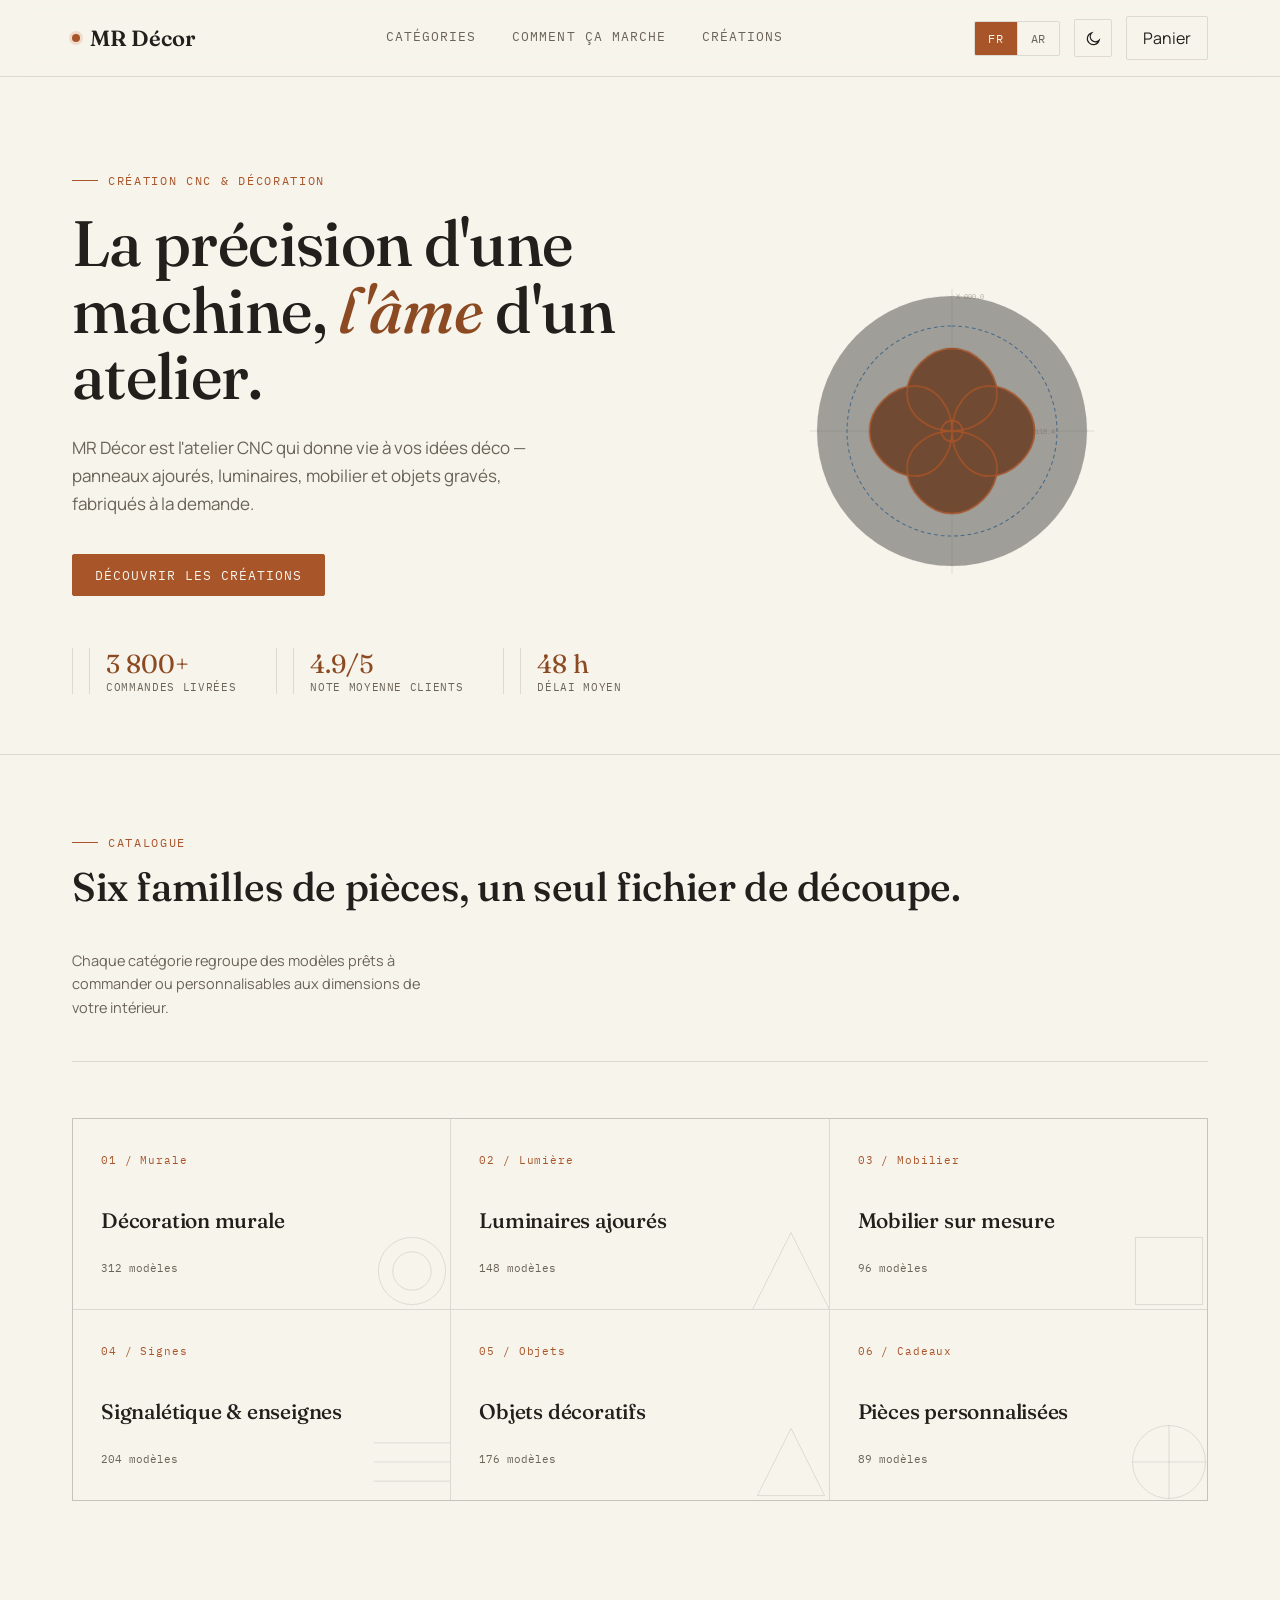
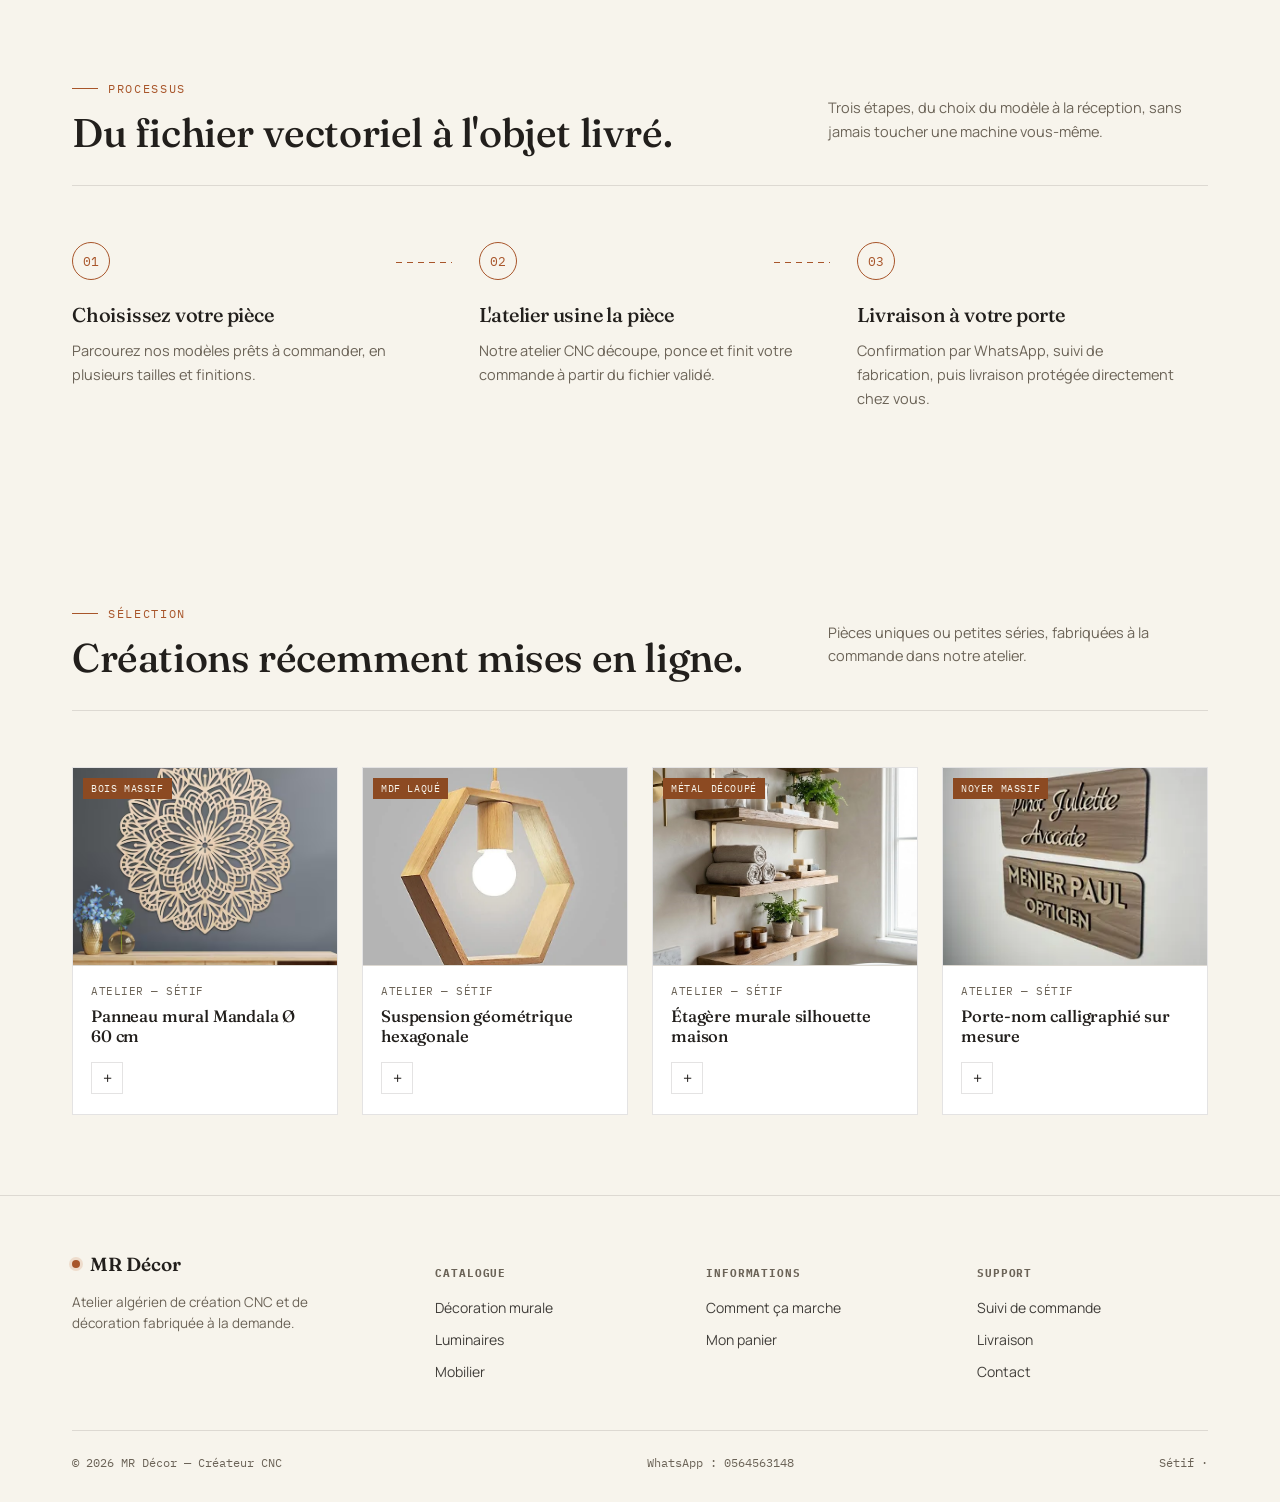
<file: index.html>
<!DOCTYPE html>
<html lang="fr" dir="ltr">
<head>
<meta charset="UTF-8">
<meta name="viewport" content="width=device-width, initial-scale=1.0">
<title>MR Décor — Création CNC & décoration</title>
<link rel="icon" type="image/png"  href="images/iconn.ico">
<link rel="preconnect" href="https://fonts.googleapis.com">
<link href="https://fonts.googleapis.com/css2?family=Fraunces:opsz,wght@9..144,300;9..144,400;9..144,500;9..144,600&family=IBM+Plex+Mono:wght@400;500&family=Manrope:wght@400;500;600;700&family=Markazi+Text:wght@500;600;700&family=Tajawal:wght@400;500;700&display=swap" rel="stylesheet">
<link rel="stylesheet" href="styles.css">
</head>
<body>

<header>
  <div class="wrap nav">
    <div class="logo"><span class="dot"></span>MR Décor</div>
    <nav class="links">
      <a href="#categories" data-i18n="nav.categories">Catégories</a>
      <a href="#comment" data-i18n="nav.comment">Comment ça marche</a>
      <a href="#produits" data-i18n="nav.produits">Créations</a>
    </nav>
    <div class="header-actions">
      <div class="lang-switch" role="group" aria-label="Langue">
        <button class="lang-btn active" data-lang="fr">FR</button>
        <button class="lang-btn" data-lang="ar">AR</button>
      </div>
      <button class="theme-toggle" id="themeToggle" aria-label="Changer de thème">
        <svg class="icon-moon" viewBox="0 0 24 24"><path d="M20 14.5A8.5 8.5 0 1 1 9.5 4a6.5 6.5 0 0 0 10.5 10.5z"/></svg>
        <svg class="icon-sun" viewBox="0 0 24 24"><circle cx="12" cy="12" r="4.5"/><path d="M12 2v3M12 19v3M4.2 4.2l2.1 2.1M17.7 17.7l2.1 2.1M2 12h3M19 12h3M4.2 19.8l2.1-2.1M17.7 6.3l2.1-2.1"/></svg>
      </button>
      <a class="cart-btn" href="commande.html">
        <span data-i18n="header.cart">Panier</span> <span class="cart-badge" id="cartBadge" style="display:none;">0</span>
      </a>
    </div>
    <div class="burger mono" style="font-size:12px;" data-i18n="header.menu">MENU</div>
  </div>
</header>

<section class="hero">
  <div class="wrap hero-grid">
    <div>
      <div class="eyebrow" data-i18n="hero.eyebrow">Création CNC & décoration</div>
      <h1 data-i18n="hero.title" data-i18n-html="true">La précision d'une machine, <em>l'âme</em> d'un atelier.</h1>
      <p class="lead" data-i18n="hero.lead">MR Décor est l'atelier CNC qui donne vie à vos idées déco — panneaux ajourés, luminaires, mobilier et objets gravés, fabriqués à la demande.</p>
      <div class="hero-actions">
        <a href="#produits" class="btn solid" data-i18n="hero.cta1">Découvrir les créations</a>
      </div>
      <div class="hero-stats">
        <div><div class="num">3 800+</div><div class="lbl" data-i18n="hero.stat1">Commandes livrées</div></div>
        <div><div class="num">4.9/5</div><div class="lbl" data-i18n="hero.stat2">Note moyenne clients</div></div>
        <div><div class="num">48 h</div><div class="lbl" data-i18n="hero.stat3">Délai moyen</div></div>
      </div>
    </div>

    <div class="hero-art">
      <svg viewBox="0 0 400 400">
        <circle class="crosshair" cx="200" cy="200" r="180" stroke-dasharray="2 6"/>
        <line class="crosshair" x1="200" y1="10" x2="200" y2="390"/>
        <line class="crosshair" x1="10" y1="200" x2="390" y2="200"/>
        <text class="coord" x="205" y="24">X 000.0</text>
        <text class="coord" x="300" y="204">Y 118.4</text>
        <path class="toolpath" d="M200,60 A140,140 0 0 1 340,200 A140,140 0 0 1 200,340 A140,140 0 0 1 60,200 A140,140 0 0 1 200,60 Z"/>
        <path class="rosace-fill" d="M200,90 C230,90 260,120 260,150 C260,180 230,200 200,200 C170,200 140,180 140,150 C140,120 170,90 200,90 Z
          M200,200 C230,200 260,220 260,250 C260,280 230,310 200,310 C170,310 140,280 140,250 C140,220 170,200 200,200 Z
          M90,200 C90,170 120,140 150,140 C180,140 200,170 200,200 C200,230 180,260 150,260 C120,260 90,230 90,200 Z
          M200,200 C200,170 220,140 250,140 C280,140 310,170 310,200 C310,230 280,260 250,260 C220,260 200,230 200,200 Z"/>
        <path class="cutline" d="M200,90 C230,90 260,120 260,150 C260,180 230,200 200,200 C170,200 140,180 140,150 C140,120 170,90 200,90 Z
          M200,200 C230,200 260,220 260,250 C260,280 230,310 200,310 C170,310 140,280 140,250 C140,220 170,200 200,200 Z
          M90,200 C90,170 120,140 150,140 C180,140 200,170 200,200 C200,230 180,260 150,260 C120,260 90,230 90,200 Z
          M200,200 C200,170 220,140 250,140 C280,140 310,170 310,200 C310,230 280,260 250,260 C220,260 200,230 200,200 Z
          M200,200 m-14,0 a14,14 0 1,0 28,0 a14,14 0 1,0 -28,0"/>
      </svg>
    </div>
  </div>
</section>













<section class="section tight" id="categories">
  <div class="wrap">
    <div class="sec-head reveal">
      <div><div class="eyebrow" data-i18n="cat.eyebrow">Catalogue</div><h2 data-i18n="cat.title">Six familles de pièces, un seul fichier de découpe.</h2></div>
      <p data-i18n="cat.desc">Chaque catégorie regroupe des modèles prêts à commander ou personnalisables aux dimensions de votre intérieur.</p>
    </div>
    <div class="cat-grid reveal">
      <a href="#produits" class="cat-card"><div class="idx" data-i18n="cat.1.idx">01 / Murale</div><h3 data-i18n="cat.1.title">Décoration murale</h3><div class="n" data-i18n="cat.1.n">312 modèles</div><svg viewBox="0 0 100 100"><circle cx="50" cy="50" r="35"/><circle cx="50" cy="50" r="20"/></svg></a>
      <a href="#produits" class="cat-card"><div class="idx" data-i18n="cat.2.idx">02 / Lumière</div><h3 data-i18n="cat.2.title">Luminaires ajourés</h3><div class="n" data-i18n="cat.2.n">148 modèles</div><svg viewBox="0 0 100 100"><polygon points="50,10 90,90 10,90"/></svg></a>
      <a href="#produits" class="cat-card"><div class="idx" data-i18n="cat.3.idx">03 / Mobilier</div><h3 data-i18n="cat.3.title">Mobilier sur mesure</h3><div class="n" data-i18n="cat.3.n">96 modèles</div><svg viewBox="0 0 100 100"><rect x="15" y="15" width="70" height="70"/></svg></a>
      <a href="#produits" class="cat-card"><div class="idx" data-i18n="cat.4.idx">04 / Signes</div><h3 data-i18n="cat.4.title">Signalétique & enseignes</h3><div class="n" data-i18n="cat.4.n">204 modèles</div><svg viewBox="0 0 100 100"><line x1="10" y1="30" x2="90" y2="30"/><line x1="10" y1="50" x2="90" y2="50"/><line x1="10" y1="70" x2="90" y2="70"/></svg></a>
      <a href="#produits" class="cat-card"><div class="idx" data-i18n="cat.5.idx">05 / Objets</div><h3 data-i18n="cat.5.title">Objets décoratifs</h3><div class="n" data-i18n="cat.5.n">176 modèles</div><svg viewBox="0 0 100 100"><path d="M50 15 L85 85 L15 85 Z"/></svg></a>
      <a href="#produits" class="cat-card"><div class="idx" data-i18n="cat.6.idx">06 / Cadeaux</div><h3 data-i18n="cat.6.title">Pièces personnalisées</h3><div class="n" data-i18n="cat.6.n">89 modèles</div><svg viewBox="0 0 100 100"><circle cx="50" cy="50" r="38"/><line x1="50" y1="12" x2="50" y2="88"/><line x1="12" y1="50" x2="88" y2="50"/></svg></a>
    </div>
  </div>
</section>

<section class="section" id="comment">
  <div class="wrap">
    <div class="sec-head reveal">
      <div><div class="eyebrow" data-i18n="comment.eyebrow">Processus</div><h2 data-i18n="comment.title">Du fichier vectoriel à l'objet livré.</h2></div>
      <p data-i18n="comment.desc">Trois étapes, du choix du modèle à la réception, sans jamais toucher une machine vous-même.</p>
    </div>
    <div class="steps reveal">
      <div class="step"><div class="num">01</div><h3 data-i18n="step.1.title">Choisissez votre pièce</h3><p data-i18n="step.1.desc">Parcourez nos modèles prêts à commander, en plusieurs tailles et finitions.</p></div>
      <div class="step"><div class="num">02</div><h3 data-i18n="step.2.title">L'atelier usine la pièce</h3><p data-i18n="step.2.desc">Notre atelier CNC découpe, ponce et finit votre commande à partir du fichier validé.</p></div>
      <div class="step"><div class="num">03</div><h3 data-i18n="step.3.title">Livraison à votre porte</h3><p data-i18n="step.3.desc">Confirmation par WhatsApp, suivi de fabrication, puis livraison protégée directement chez vous.</p></div>
    </div>
  </div>
</section>

<section class="section tight" id="produits">
  <div class="wrap">
    <div class="sec-head reveal">
      <div><div class="eyebrow" data-i18n="prod.eyebrow">Sélection</div><h2 data-i18n="prod.title">Créations récemment mises en ligne.</h2></div>
      <p data-i18n="prod.desc">Pièces uniques ou petites séries, fabriquées à la commande dans notre atelier.</p>
    </div>

    <div class="prod-grid reveal">
      <div class="prod-card">
        <div class="prod-thumb"><span class="prod-tag" data-i18n-prod="p1.tag">Bois massif</span>
          <img src="images/produit-1.jpg" alt="Panneau mural Mandala"></div>
        <div class="prod-body">
          <div class="maker">Atelier  — Sétif</div>
          <h3 data-i18n-prod="p1.name">Panneau mural Mandala Ø 60 cm</h3>
          <div class="prod-foot">
            <a class="add" href="commande.html?id=p1">+</a>
          </div>
        </div>
      </div>

      <div class="prod-card">
        <div class="prod-thumb"><span class="prod-tag" data-i18n-prod="p2.tag">MDF laqué</span>
          <img src="images/produit-2.jpg" alt="Suspension géométrique hexagonale"></div>
        <div class="prod-body">
          <div class="maker">Atelier  — Sétif</div>
          <h3 data-i18n-prod="p2.name">Suspension géométrique hexagonale</h3>
          <div class="prod-foot">
            <a class="add" href="commande.html?id=p2">+</a>
          </div>
        </div>
      </div>

      <div class="prod-card">
        <div class="prod-thumb"><span class="prod-tag" data-i18n-prod="p3.tag">Métal découpé</span>
          <img src="images/produit-3.jpg" alt="Étagère murale silhouette maison"></div>
        <div class="prod-body">
          <div class="maker">Atelier  — Sétif</div>
          <h3 data-i18n-prod="p3.name">Étagère murale silhouette maison</h3>
          <div class="prod-foot">
            <a class="add" href="commande.html?id=p3">+</a>
          </div>
        </div>
      </div>

      <div class="prod-card">
        <div class="prod-thumb"><span class="prod-tag" data-i18n-prod="p4.tag">Noyer massif</span>
          <img src="images/produit-4.jpg" alt="Porte-nom calligraphié sur mesure"></div>
        <div class="prod-body">
          <div class="maker">Atelier  — Sétif</div>
          <h3 data-i18n-prod="p4.name">Porte-nom calligraphié sur mesure</h3>
          <div class="prod-foot">
            <a class="add" href="commande.html?id=p4">+</a>
          </div>
        </div>
      </div>
    </div>
  </div>
</section>

<footer>
  <div class="wrap">
    <div class="foot-grid">
      <div>
        <div class="logo" style="font-size:19px;"><span class="dot"></span>MR Décor</div>
        <p style="color:var(--paper-dim); font-size:13.5px; margin-top:16px; max-width:280px; line-height:1.6;" data-i18n="footer.desc">Atelier algérien de création CNC et de décoration fabriquée à la demande.</p>
      </div>
      <div><h4 data-i18n="footer.col1">Catalogue</h4><ul>
        <li><a href="#categories" data-i18n="footer.col1.l1">Décoration murale</a></li>
        <li><a href="#categories" data-i18n="footer.col1.l2">Luminaires</a></li>
        <li><a href="#categories" data-i18n="footer.col1.l3">Mobilier</a></li>
      </ul></div>
      <div><h4 data-i18n="footer.col2">Informations</h4><ul>
        <li><a href="#comment" data-i18n="footer.col2.l2">Comment ça marche</a></li>
        <li><a href="commande.html" data-i18n="footer.col2.l4">Mon panier</a></li>
      </ul></div>
      <div><h4 data-i18n="footer.col3">Support</h4><ul>
        <li><a href="#" data-i18n="footer.col3.l1">Suivi de commande</a></li>
        <li><a href="#" data-i18n="footer.col3.l2">Livraison</a></li>
        <li><a href="#" data-i18n="footer.col3.l3">Contact</a></li>
      </ul></div>
    </div>
    <div class="foot-bottom">
      <span data-i18n="footer.copy">© 2026 MR Décor — Créateur CNC</span>
     <span data-i18n="footer.number">WhatsApp : 0564563148</span>

      <span data-i18n="footer.cities">Sétif ·</span>
    </div>
  </div>
</footer>

<script src="script.js"></script>

</body>
</html>
</file>
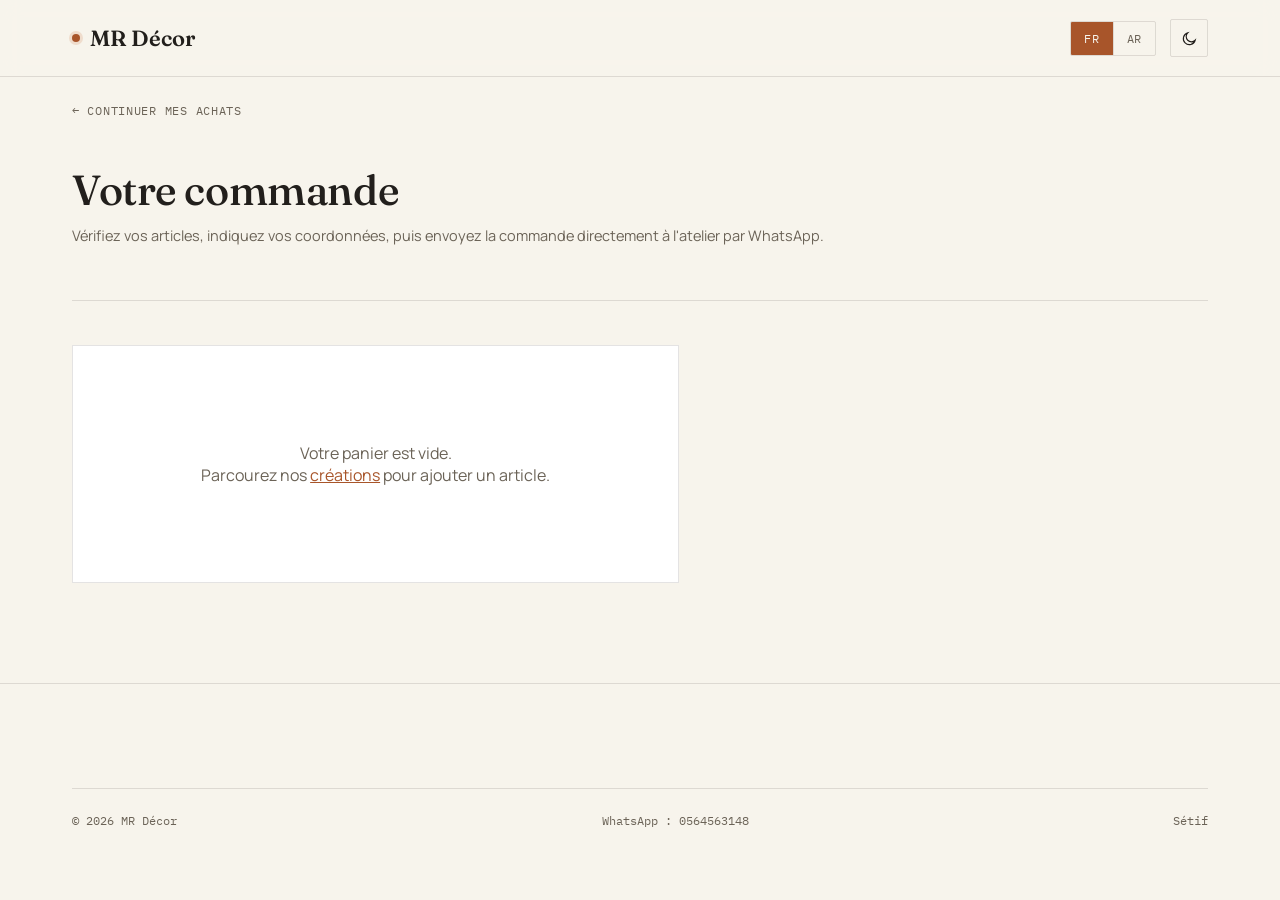
<file: commande.html>
<!DOCTYPE html>
<html lang="fr" dir="ltr">
<head>
<meta charset="UTF-8">
<meta name="viewport" content="width=device-width, initial-scale=1.0">
<title>Votre commande — MR Décor</title>
<link rel="preconnect" href="https://fonts.googleapis.com">
<link href="https://fonts.googleapis.com/css2?family=Fraunces:opsz,wght@9..144,300;9..144,400;9..144,500;9..144,600&family=IBM+Plex+Mono:wght@400;500&family=Manrope:wght@400;500;600;700&family=Markazi+Text:wght@500;600;700&family=Tajawal:wght@400;500;700&display=swap" rel="stylesheet">
<link rel="stylesheet" href="styles.css">
</head>
<body>

<header>
  <div class="wrap nav">
    <a href="index.html" class="logo"><span class="dot"></span>MR Décor</a>
    <div style="flex:1"></div>
    <div class="header-actions">
      <div class="lang-switch" role="group" aria-label="Langue">
        <button class="lang-btn active" data-lang="fr">FR</button>
        <button class="lang-btn" data-lang="ar">AR</button>
      </div>
      <button class="theme-toggle" id="themeToggle" aria-label="Changer de thème">
        <svg class="icon-moon" viewBox="0 0 24 24"><path d="M20 14.5A8.5 8.5 0 1 1 9.5 4a6.5 6.5 0 0 0 10.5 10.5z"/></svg>
        <svg class="icon-sun" viewBox="0 0 24 24"><circle cx="12" cy="12" r="4.5"/><path d="M12 2v3M12 19v3M4.2 4.2l2.1 2.1M17.7 17.7l2.1 2.1M2 12h3M19 12h3M4.2 19.8l2.1-2.1M17.7 6.3l2.1-2.1"/></svg>
      </button>
    </div>
  </div>
</header>

<div class="wrap">
  <div class="order-header">
    <a class="back" href="index.html#produits" data-i18n="order.continue">← Continuer mes achats</a>
  </div>

  <div class="order-title">
    <h1 data-i18n="order.title">Votre commande</h1>
    <p data-i18n="order.subtitle">Vérifiez vos articles, indiquez vos coordonnées, puis envoyez la commande directement à l'atelier par WhatsApp.</p>
  </div>

  <div class="order-grid">
    <!-- Colonne gauche : articles -->
    <div id="orderItemsWrap">
      <div class="order-empty" id="orderEmpty" style="display:none;">
        <p data-i18n="order.empty" data-i18n-html="true">Votre panier est vide.<br>Parcourez nos <a href="index.html#produits">créations</a> pour ajouter un article.</p>
      </div>
      <div class="order-items" id="orderItems"></div>
      <button class="clear-cart-link" id="clearCart" data-i18n="order.clear" style="display:none;">Vider le panier</button>
    </div>

    <!-- Colonne droite : récapitulatif + formulaire + envoi WhatsApp -->
    <div class="order-summary" id="orderSummary" style="display:none;">
      <h3 data-i18n="order.delivery">Informations de livraison</h3>

      <div class="field">
        <label data-i18n="form.name">Nom complet</label>
        <input type="text" id="custName" data-i18n-ph="form.name.ph" placeholder="Votre nom">
      </div>
      <div class="field">
        <label data-i18n="form.phone">Téléphone</label>
        <input type="tel" id="custPhone" data-i18n-ph="form.phone.ph" placeholder="05 xx xx xx xx">
      </div>
      <div class="field-row">
        <div class="field">
          <label data-i18n="form.wilaya">Wilaya</label>
          <input type="text" id="custWilaya" data-i18n-ph="form.wilaya.ph" placeholder="ex. Sétif">
        </div>
        <div class="field">
          <label data-i18n="form.commune">Commune</label>
          <input type="text" id="custCommune" data-i18n-ph="form.commune.ph" placeholder="ex. El Eulma">
        </div>
      </div>
      <div class="field">
        <label data-i18n="form.address">Adresse de livraison</label>
        <textarea id="custAddress" rows="2" data-i18n-ph="form.address.ph" placeholder="Rue, immeuble, repère..."></textarea>
      </div>

      <div class="sub-row"><span data-i18n="cart.subtotal">Sous-total</span><span id="subtotalVal">0 DA</span></div>
      <div class="sub-row"><span data-i18n="cart.shipping">Livraison</span><span data-i18n="cart.shippingVal">Calculée par l'atelier</span></div>
      <div class="total-row"><span data-i18n="cart.total">Total</span><span id="totalVal">0 DA</span></div>

      <button class="btn solid block" id="sendWhatsapp" data-i18n="cart.sendWa">Envoyer la commande via WhatsApp</button>

      <div class="wa-note">
        <span>↳</span>
        <span data-i18n="cart.wanote" data-i18n-html="true">Votre commande sera envoyée par <b>WhatsApp</b> à l'atelier, qui vous confirmera le prix final et le délai de livraison.</span>
      </div>
    </div>
  </div>
</div>

<footer>
  <div class="wrap">
    <div class="foot-bottom">
      <span data-i18n="footer.copy">© 2026 MR Décor — Créateur CNC</span>
           <span data-i18n="footer.number">WhatsApp : 0564563148</span>

      <span data-i18n="footer.cities">Sétif</span>
    </div>
  </div>
</footer>

<script src="commande.js"></script>
</body>
</html>
</file>
<file: styles.css>
:root{
    --graphite:#F7F4EC;
    --graphite-2:#FFFFFF;
    --paper:#221F1C;
    --paper-dim:#6B6357;
    --copper:#A8552A;
    --copper-soft:#8C4A22;
    --blueprint:#3E6488;
    --walnut:#6B4126;
    --line:rgba(34,31,28,0.12);
    --ok:#4F7A49;
    --err:#B5453F;
    --header-bg:rgba(247,244,236,0.88);
    --overlay-bg:rgba(20,18,15,0.45);
    --card-light-bg:#F3EEE3;
    --card-light-ink:#221F1C;
    --card-light-ink-dim:#5B5347;
    --radius:2px;
  }
  html[data-theme="dark"]{
    --graphite:#17181A;
    --graphite-2:#1F2124;
    --paper:#EFEAE0;
    --paper-dim:#D9D2C2;
    --copper:#C97D4B;
    --copper-soft:#E3B48C;
    --blueprint:#5C82A3;
    --walnut:#7A4E30;
    --line:rgba(239,234,224,0.14);
    --ok:#8FAF8A;
    --err:#C97D7D;
    --header-bg:rgba(23,24,26,0.88);
    --overlay-bg:rgba(10,10,10,0.55);
    --card-light-bg:#F3EEE3;
    --card-light-ink:#221F1C;
    --card-light-ink-dim:#5B5347;
  }
  *{box-sizing:border-box;}
  html{scroll-behavior:smooth;}
  body{margin:0;background:var(--graphite);color:var(--paper);font-family:'Manrope',sans-serif;-webkit-font-smoothing:antialiased;}
  h1,h2,h3,.display{font-family:'Fraunces',serif;font-weight:500;letter-spacing:-0.01em;margin:0;}
  .mono{font-family:'IBM Plex Mono',monospace;letter-spacing:0.06em;text-transform:uppercase;}
  a{color:inherit;text-decoration:none;}
  img{max-width:100%;display:block;}
  .wrap{max-width:1200px;margin:0 auto;padding:0 32px;}
  @media(max-width:640px){.wrap{padding:0 20px;}}
  @media (prefers-reduced-motion: reduce){*{animation-duration:0.01ms !important; transition-duration:0.01ms !important;}}
  button{font-family:inherit;}
  input,select,textarea{
    font-family:'Manrope',sans-serif; font-size:14px;
    background:var(--graphite); color:var(--paper);
    border:1px solid var(--line); border-radius:var(--radius);
    padding:12px 14px; width:100%; outline:none;
    transition:border-color .2s;
  }
  input:focus,select:focus,textarea:focus{border-color:var(--copper);}
  label{font-family:'IBM Plex Mono',monospace; font-size:11px; text-transform:uppercase; letter-spacing:0.06em; color:var(--paper-dim); display:block; margin-bottom:8px;}
  .field{margin-bottom:18px;}
  .field-row{display:grid; grid-template-columns:1fr 1fr; gap:16px;}
  @media(max-width:520px){.field-row{grid-template-columns:1fr;}}

  /* ---------- Header ---------- */
  header{position:sticky; top:0; z-index:50; background:var(--header-bg); backdrop-filter:blur(10px); border-bottom:1px solid var(--line);}
  .nav{display:flex; align-items:center; justify-content:space-between; height:76px; gap:20px;}
  .logo{font-family:'Fraunces',serif; font-size:22px; font-weight:600; display:flex; align-items:center; gap:10px;}
  .logo .dot{width:8px;height:8px;border-radius:50%;background:var(--copper);box-shadow:0 0 0 3px rgba(201,125,75,0.2);}
  nav.links{display:flex; gap:36px; align-items:center;}
  nav.links a{font-size:13px; font-family:'IBM Plex Mono',monospace; text-transform:uppercase; letter-spacing:0.08em; color:var(--paper-dim); position:relative; padding-bottom:4px; transition:color .2s;}
  nav.links a:hover{color:var(--paper);}
  nav.links a::after{content:'';position:absolute; left:0; bottom:0; height:1px; width:0; background:var(--copper); transition:width .25s ease;}
  nav.links a:hover::after{width:100%;}
  .btn{font-family:'IBM Plex Mono',monospace; font-size:12.5px; text-transform:uppercase; letter-spacing:0.08em; padding:12px 22px; border:1px solid var(--copper); color:var(--copper); border-radius:var(--radius); display:inline-flex; align-items:center; gap:8px; transition:background .2s, color .2s, transform .2s; cursor:pointer; background:transparent;}
  .btn:hover{background:var(--copper); color:var(--graphite); transform:translateY(-1px);}
  .btn.solid{background:var(--copper); color:var(--graphite);}
  .btn.solid:hover{background:var(--copper-soft); border-color:var(--copper-soft);}
  .btn.ghost{border-color:var(--line); color:var(--paper);}
  .btn.ghost:hover{border-color:var(--paper); background:transparent; color:var(--paper);}
  .btn.block{width:100%; justify-content:center;}
  .btn[disabled]{opacity:0.4; cursor:not-allowed; pointer-events:none;}
  .header-actions{display:flex; gap:14px; align-items:center;}
  .cart-btn{position:relative; display:flex; align-items:center; gap:8px; padding:10px 16px; border:1px solid var(--line); border-radius:var(--radius); cursor:pointer; background:transparent; color:var(--paper); transition:border-color .2s;}
  .cart-btn:hover{border-color:var(--copper);}
  .cart-badge{position:absolute; top:-7px; right:-7px; background:var(--copper); color:var(--graphite); font-family:'IBM Plex Mono',monospace; font-size:10px; min-width:18px; height:18px; border-radius:50%; display:flex; align-items:center; justify-content:center; padding:0 4px;}
  .burger{display:none;}
  @media(max-width:900px){nav.links{display:none;} .burger{display:block;}}

  /* ---------- Hero ---------- */
  .hero{position:relative; padding:96px 0 60px; overflow:hidden; border-bottom:1px solid var(--line);}
  .hero-grid{display:grid; grid-template-columns:1.05fr 0.95fr; gap:60px; align-items:center;}
  @media(max-width:900px){.hero-grid{grid-template-columns:1fr; gap:40px;}}
  .eyebrow{font-family:'IBM Plex Mono',monospace; font-size:12px; text-transform:uppercase; letter-spacing:0.14em; color:var(--copper); display:flex; align-items:center; gap:10px; margin-bottom:22px;}
  .eyebrow::before{content:'';width:26px;height:1px;background:var(--copper);}
  .hero h1{font-size:clamp(38px,5.4vw,64px); line-height:1.04; color:var(--paper);}
  .hero h1 em{font-style:italic; color:var(--copper-soft);}
  .hero p.lead{margin-top:24px; font-size:17px; line-height:1.65; color:var(--paper-dim); max-width:480px;}
  .hero-actions{margin-top:36px; display:flex; gap:16px; flex-wrap:wrap;}
  .hero-stats{margin-top:52px; display:flex; gap:40px; flex-wrap:wrap;}
  .hero-stats div{border-left:1px solid var(--line); padding-left:16px;}
  .hero-stats .num{font-family:'Fraunces',serif; font-size:26px; color:var(--copper-soft);}
  .hero-stats .lbl{font-family:'IBM Plex Mono',monospace; font-size:11px; color:var(--paper-dim); text-transform:uppercase; letter-spacing:0.06em;}
  .hero-art{position:relative; aspect-ratio:1/1; max-width:520px; margin:0 auto;}
  .hero-art svg{width:100%; height:100%;}
  .toolpath{fill:none; stroke:var(--blueprint); stroke-width:1.4; stroke-dasharray:4 5; stroke-linecap:round; opacity:0.9;}
  .cutline{fill:none; stroke:var(--copper); stroke-width:2; stroke-linecap:round; stroke-linejoin:round; stroke-dasharray:1400; stroke-dashoffset:1400; animation:draw 3.2s ease forwards 0.4s;}
  @keyframes draw{ to{ stroke-dashoffset:0; } }
  .rosace-fill{fill:var(--walnut); opacity:0; animation:fadeIn 1.2s ease forwards 3.4s;}
  @keyframes fadeIn{ to{opacity:0.9;} }
  .crosshair{stroke:var(--paper-dim); stroke-width:0.6; opacity:0.35;}
  .coord{font-family:'IBM Plex Mono',monospace; font-size:9px; fill:var(--paper-dim); opacity:0.5;}

  /*  Section  */
  .section{padding:100px 0;}
  .section.tight{padding:80px 0;}
  .sec-head{display:flex; justify-content:space-between; align-items:flex-end; gap:24px; margin-bottom:56px; flex-wrap:wrap; border-bottom:1px solid var(--line); padding-bottom:28px;}
  .sec-head .eyebrow{margin-bottom:12px;}
  .sec-head h2{font-size:clamp(28px,3.4vw,40px); color:var(--paper);}
  .sec-head p{color:var(--paper-dim); max-width:380px; font-size:14.5px; line-height:1.6;}

  /*  Categories  */
  .cat-grid{display:grid; grid-template-columns:repeat(3,1fr); gap:1px; background:var(--line); border:1px solid var(--line);}
  @media(max-width:900px){.cat-grid{grid-template-columns:repeat(2,1fr);}}
  @media(max-width:560px){.cat-grid{grid-template-columns:1fr;}}
  .cat-card{background:var(--graphite); padding:34px 28px; min-height:190px; display:flex; flex-direction:column; justify-content:space-between; transition:background .3s; position:relative; overflow:hidden;}
  .cat-card:hover{background:var(--graphite-2);}
  .cat-card .idx{font-family:'IBM Plex Mono',monospace; font-size:11px; color:var(--copper); letter-spacing:0.08em;}
  .cat-card h3{font-size:21px; margin-top:20px; color:var(--paper);}
  .cat-card .n{font-family:'IBM Plex Mono',monospace; font-size:11px; color:var(--paper-dim); margin-top:8px;}
  .cat-card svg{position:absolute; right:-10px; bottom:-10px; width:96px; height:96px; stroke:var(--line); fill:none; stroke-width:1; transition:stroke .3s, transform .5s;}
  .cat-card:hover svg{stroke:var(--copper); transform:rotate(12deg) scale(1.05);}

  /*  Steps  */
  .steps{display:grid; grid-template-columns:repeat(3,1fr); gap:0;}
  @media(max-width:800px){.steps{grid-template-columns:1fr; gap:40px;}}
  .step{padding:0 28px; position:relative;}
  .step:first-child{padding-left:0;}
  .step:not(:last-child)::after{content:''; position:absolute; top:20px; right:-1px; height:1px; width:56px; background:repeating-linear-gradient(90deg,var(--copper) 0 6px, transparent 6px 11px);}
  @media(max-width:800px){.step:not(:last-child)::after{display:none;}}
  .step .num{font-family:'IBM Plex Mono',monospace; font-size:13px; color:var(--copper); border:1px solid var(--copper); width:38px; height:38px; border-radius:50%; display:flex; align-items:center; justify-content:center;}
  .step h3{margin-top:22px; font-size:20px; color:var(--paper);}
  .step p{margin-top:12px; color:var(--paper-dim); font-size:14.5px; line-height:1.65;}

  /*  Products  */
  .prod-grid{display:grid; grid-template-columns:repeat(4,1fr); gap:24px;}
  @media(max-width:1000px){.prod-grid{grid-template-columns:repeat(2,1fr);}}
  @media(max-width:560px){.prod-grid{grid-template-columns:1fr;}}
  .prod-card{background:var(--graphite-2); border:1px solid var(--line); display:flex; flex-direction:column; transition:border-color .25s, transform .25s;}
  .prod-card:hover{border-color:var(--copper); transform:translateY(-4px);}
  .prod-thumb{aspect-ratio:4/3; position:relative; overflow:hidden; border-bottom:1px solid var(--line); display:flex; align-items:center; justify-content:center; background:var(--graphite);}
  .prod-thumb svg{width:70%; height:70%;}
  .prod-thumb img{width:100%; height:100%; object-fit:cover; display:block; transition:transform .4s ease;}
  .prod-card:hover .prod-thumb img{transform:scale(1.04);}
  .prod-tag{position:absolute; top:10px; left:10px; font-family:'IBM Plex Mono',monospace; font-size:10px; text-transform:uppercase; letter-spacing:0.06em; color:var(--graphite); background:var(--copper-soft); padding:4px 8px;}
  .prod-body{padding:18px 18px 20px;}
  .prod-body .maker{font-family:'IBM Plex Mono',monospace; font-size:10.5px; color:var(--paper-dim); text-transform:uppercase; letter-spacing:0.05em;}
  .prod-body h3{font-size:16.5px; margin-top:8px; color:var(--paper); font-weight:500;}
  .prod-foot{display:flex; justify-content:space-between; align-items:center; margin-top:16px;}
  .price{font-family:'Fraunces',serif; font-size:19px; color:var(--copper-soft);}
  .price small{font-family:'IBM Plex Mono',monospace; font-size:11px; color:var(--paper-dim);}
  .add{width:32px; height:32px; border:1px solid var(--line); display:flex; align-items:center; justify-content:center; transition:border-color .2s, background .2s; font-size:16px; color:var(--paper); cursor:pointer; background:transparent;}
  .add:hover{border-color:var(--copper); background:var(--copper); color:var(--graphite);}
  .add.added{background:var(--ok); border-color:var(--ok); color:var(--graphite);}

  /*  Footer  */
  footer{border-top:1px solid var(--line); padding:56px 0 32px;}
  .foot-grid{display:grid; grid-template-columns:1.4fr repeat(3,1fr); gap:40px;}
  @media(max-width:800px){.foot-grid{grid-template-columns:1fr 1fr;}}
  .foot-grid h4{font-family:'IBM Plex Mono',monospace; font-size:11px; text-transform:uppercase; letter-spacing:0.08em; color:var(--paper-dim); margin-bottom:16px;}
  .foot-grid ul{list-style:none; margin:0; padding:0; display:flex; flex-direction:column; gap:10px;}
  .foot-grid a{font-size:14px; color:var(--paper); opacity:0.85; transition:opacity .2s;}
  .foot-grid a:hover{opacity:1; color:var(--copper-soft);}
  .foot-bottom{margin-top:48px; padding-top:24px; border-top:1px solid var(--line); display:flex; justify-content:space-between; flex-wrap:wrap; gap:12px; font-family:'IBM Plex Mono',monospace; font-size:11.5px; color:var(--paper-dim);}

  .reveal{opacity:0; transform:translateY(18px); transition:opacity .7s ease, transform .7s ease;}
  .reveal.in{opacity:1; transform:translateY(0);}

  /*  Cart drawer  */
  .overlay{position:fixed; inset:0; background:var(--overlay-bg); opacity:0; pointer-events:none; transition:opacity .3s; z-index:90;}
  .overlay.open{opacity:1; pointer-events:auto;}
  .drawer{position:fixed; top:0; right:0; height:100%; width:420px; max-width:92vw; background:var(--graphite-2); border-left:1px solid var(--line); z-index:95; transform:translateX(100%); transition:transform .35s ease; display:flex; flex-direction:column;}
  .drawer.open{transform:translateX(0);}
  .drawer-head{display:flex; align-items:center; justify-content:space-between; padding:22px 24px; border-bottom:1px solid var(--line);}
  .drawer-head h3{font-size:19px;}
  .drawer-close{background:none; border:none; color:var(--paper); font-size:22px; cursor:pointer; line-height:1; padding:4px;}
  .drawer-body{flex:1; overflow-y:auto; padding:20px 24px;}
  .cart-empty{text-align:center; color:var(--paper-dim); font-size:13.5px; padding:60px 10px;}
  .cart-item{display:flex; gap:14px; padding:16px 0; border-bottom:1px solid var(--line);}
  .cart-item .thumb{width:56px; height:56px; background:var(--graphite); border:1px solid var(--line); flex-shrink:0; display:flex; align-items:center; justify-content:center;}
  .cart-item .thumb svg{width:60%; height:60%; stroke:var(--copper); fill:none; stroke-width:1.5;}
  .cart-item .info{flex:1; min-width:0;}
  .cart-item .name{font-size:13.5px; color:var(--paper);}
  .cart-item .unit{font-family:'IBM Plex Mono',monospace; font-size:11px; color:var(--paper-dim); margin-top:4px;}
  .qty-ctrl{display:flex; align-items:center; gap:10px; margin-top:10px;}
  .qty-ctrl button{width:22px; height:22px; border:1px solid var(--line); background:none; color:var(--paper); cursor:pointer; font-size:13px; display:flex; align-items:center; justify-content:center;}
  .qty-ctrl button:hover{border-color:var(--copper);}
  .qty-ctrl .qn{font-family:'IBM Plex Mono',monospace; font-size:12.5px; min-width:16px; text-align:center;}
  .item-remove{font-family:'IBM Plex Mono',monospace; font-size:10.5px; color:var(--paper-dim); background:none; border:none; cursor:pointer; text-decoration:underline; padding:0; margin-left:auto;}
  .item-remove:hover{color:var(--err);}
  .item-total{font-family:'Fraunces',serif; color:var(--copper-soft); font-size:14.5px; white-space:nowrap;}

  .drawer-foot{border-top:1px solid var(--line); padding:20px 24px 26px;}
  .sub-row{display:flex; justify-content:space-between; margin-bottom:6px; font-size:13.5px; color:var(--paper-dim);}
  .total-row{display:flex; justify-content:space-between; margin:14px 0 20px; font-family:'Fraunces',serif; font-size:20px; color:var(--paper);}
  .total-row span:last-child{color:var(--copper-soft);}

  .checkout-form{display:none;}
  .checkout-form.show{display:block;}
  .back-link{font-family:'IBM Plex Mono',monospace; font-size:11px; color:var(--paper-dim); background:none; border:none; cursor:pointer; display:flex; align-items:center; gap:6px; margin-bottom:18px;}
  .back-link:hover{color:var(--copper-soft);}
  .cart-list-view.hide, .cart-foot-default.hide{display:none;}

  .wa-note{display:flex; gap:10px; align-items:flex-start; font-size:12px; color:var(--paper-dim); background:var(--graphite); border:1px solid var(--line); padding:12px 14px; margin-top:14px; line-height:1.5;}
  .wa-note b{color:var(--copper-soft);}

/* 
   LANGUE ARABE — police, RTL, sélecteur de langue
    */

.lang-switch{
  display:flex; border:1px solid var(--line); border-radius:var(--radius); overflow:hidden;
}
.lang-btn{
  font-family:'IBM Plex Mono',monospace; font-size:11.5px; letter-spacing:0.06em;
  padding:9px 13px; background:transparent; color:var(--paper-dim); border:none; cursor:pointer;
  transition:background .2s, color .2s;
}
.lang-btn + .lang-btn{ border-left:1px solid var(--line); }
.lang-btn:hover{ color:var(--paper); }
.lang-btn.active{ background:var(--copper); color:var(--graphite); }

/* Police arabe : Tajawal pour le texte courant, Markazi Text pour les titres */
html[lang="ar"] body{
  font-family:'Tajawal','Manrope',sans-serif;
}
html[lang="ar"] h1,
html[lang="ar"] h2,
html[lang="ar"] h3,
html[lang="ar"] .display,
html[lang="ar"] .logo{
  font-family:'Markazi Text','Fraunces',serif;
  font-weight:700;
}
html[lang="ar"] .price{
  font-family:'Markazi Text','Fraunces',serif;
  font-weight:700;
}
html[lang="ar"] .mono,
html[lang="ar"] .eyebrow,
html[lang="ar"] .idx,
html[lang="ar"] .n,
html[lang="ar"] .num,
html[lang="ar"] .lbl,
html[lang="ar"] .maker,
html[lang="ar"] .prod-tag,
html[lang="ar"] label,
html[lang="ar"] .cart-item .unit,
html[lang="ar"] .lang-btn,
html[lang="ar"] .btn,
html[lang="ar"] .foot-grid h4,
html[lang="ar"] .foot-bottom,
html[lang="ar"] .form-note,
html[lang="ar"] .wa-note{
  font-family:'Tajawal','IBM Plex Mono',monospace;
  letter-spacing:0;
}

/*  Overrides RTL  */
html[dir="rtl"]{
  text-align:right;
}
html[dir="rtl"] .eyebrow::before{
  order:2;
}
html[dir="rtl"] .hero-stats div{
  border-left:none;
  border-right:1px solid var(--line);
  padding-left:0;
  padding-right:16px;
}
html[dir="rtl"] .step:not(:last-child)::after{
  right:auto; left:-1px;
  background:repeating-linear-gradient(270deg,var(--copper) 0 6px, transparent 6px 11px);
}
html[dir="rtl"] .item-remove{
  margin-left:0; margin-right:auto;
}
html[dir="rtl"] .cat-card svg{
  right:auto; left:-10px;
}
html[dir="rtl"] .cart-item{
  text-align:right;
}
html[dir="rtl"] .drawer{
  border-left:none;
  border-right:1px solid var(--line);
}
html[dir="rtl"] .back-link{
  flex-direction:row-reverse;
}
html[dir="rtl"] .qty-ctrl{
  flex-direction:row-reverse;
  justify-content:flex-end;
}
html[dir="rtl"] .cart-item .thumb{
  order:2;
}
html[dir="rtl"] .cart-item .item-total{
  order:0;
}

/* 
   BASCULE MODE CLAIR / MODE NUIT
    */
.theme-toggle{
  width:38px; height:38px; display:flex; align-items:center; justify-content:center;
  border:1px solid var(--line); border-radius:var(--radius); background:transparent;
  cursor:pointer; color:var(--paper); transition:border-color .2s;
}
.theme-toggle:hover{ border-color:var(--copper); }
.theme-toggle svg{ width:17px; height:17px; stroke:currentColor; fill:none; stroke-width:1.6; }
.theme-toggle .icon-moon{ display:block; }
.theme-toggle .icon-sun{ display:none; }
html[data-theme="dark"] .theme-toggle .icon-moon{ display:none; }
html[data-theme="dark"] .theme-toggle .icon-sun{ display:block; }

/* 
   PAGE DE COMMANDE AUTONOME (commande.html) */
.order-header{ display:flex; align-items:center; justify-content:space-between; padding:26px 0; }
.order-header .back{ font-family:'IBM Plex Mono',monospace; font-size:12px; text-transform:uppercase; letter-spacing:0.06em; color:var(--paper-dim); display:flex; align-items:center; gap:8px; }
.order-header .back:hover{ color:var(--copper); }
.order-title{ padding:20px 0 40px; border-bottom:1px solid var(--line); margin-bottom:44px; }
.order-title h1{ font-size:clamp(28px,3.6vw,42px); }
.order-title p{ color:var(--paper-dim); margin-top:10px; font-size:14.5px; }

.order-grid{ display:grid; grid-template-columns:1.2fr 0.95fr; gap:48px; align-items:start; padding-bottom:100px; }
@media(max-width:900px){ .order-grid{ grid-template-columns:1fr; } }

.order-items{ border:1px solid var(--line); background:var(--graphite-2); }
.order-items .cart-item{ padding:20px; }
.order-items .cart-item .thumb{ width:72px; height:72px; }
.order-items .cart-item .name{ font-size:15px; }

.order-empty{ text-align:center; padding:80px 20px; border:1px solid var(--line); background:var(--graphite-2); color:var(--paper-dim); }
.order-empty a{ color:var(--copper); text-decoration:underline; }

.order-summary{ border:1px solid var(--line); background:var(--graphite-2); padding:28px; position:sticky; top:100px; }
@media(max-width:520px){ .order-summary{ padding:20px; } }
.order-summary h3{ font-size:16px; margin-bottom:20px; }
.clear-cart-link{ font-family:'IBM Plex Mono',monospace; font-size:11px; color:var(--paper-dim); background:none; border:none; cursor:pointer; text-decoration:underline; padding:0; margin-top:14px; }
.clear-cart-link:hover{ color:var(--err); }
</file>
